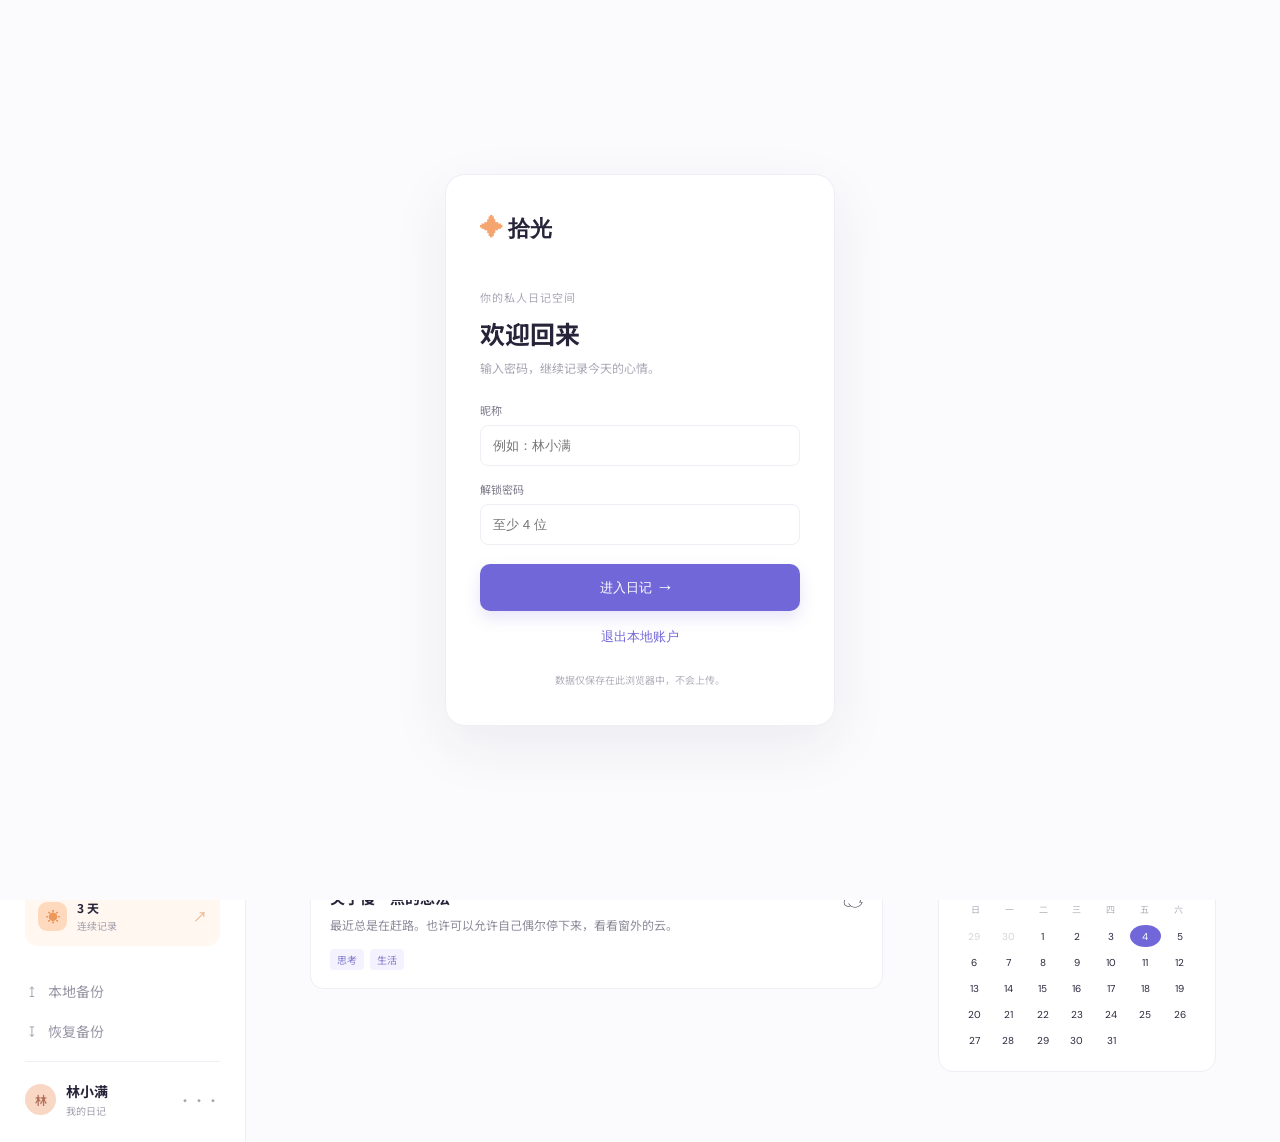
<file: index.html>
<!doctype html>
<html lang="zh-CN">
<head>
  <meta charset="UTF-8" />
  <meta name="viewport" content="width=device-width, initial-scale=1.0" />
  <title>拾光 · 你的日记空间</title>
  <meta name="description" content="一个安静、清晰的日记记录空间" />
  <link rel="preconnect" href="https://fonts.googleapis.com">
  <link rel="preconnect" href="https://fonts.gstatic.com" crossorigin>
  <link href="https://fonts.googleapis.com/css2?family=DM+Sans:wght@400;500;600;700&family=Noto+Sans+SC:wght@400;500;600;700&display=swap" rel="stylesheet">
  <link rel="stylesheet" href="styles.css" />
</head>
<body>
  <div class="app-shell">
    <aside class="sidebar">
      <div class="brand"><span class="brand-mark">✦</span><span>拾光</span></div>
      <p class="brand-sub">把每一天，留给自己</p>
      <nav class="nav" aria-label="主导航">
        <button class="nav-item active" data-view="home"><span>⌂</span> 日记首页</button>
        <button class="nav-item" data-view="calendar"><span>▦</span> 时间轴</button>
        <button class="nav-item" data-view="insights"><span>◒</span> 我的整理</button>
      </nav>
      <div class="sidebar-bottom">
        <div class="streak-card"><div class="streak-icon">☀</div><div><strong id="streakCount">3 天</strong><small>连续记录</small></div><span>↗</span></div>
        <button class="settings" id="backupBtn"><span>↥</span> 本地备份</button>
        <button class="settings" id="restoreBtn"><span>↧</span> 恢复备份</button>
        <div class="profile"><div class="avatar">林</div><div><strong>林小满</strong><small>我的日记</small></div><span>•••</span></div>
      </div>
    </aside>

    <main class="main-content">
      <header class="topbar"><div class="mobile-brand"><span class="brand-mark">✦</span>拾光</div><div class="topbar-actions"><button class="icon-btn" aria-label="通知">♧</button><button class="avatar mini">林</button></div></header>
      <section class="page" id="homeView">
        <div class="welcome-row"><div><p class="eyebrow">星期三，2024年06月19日</p><h1>早上好，林小满 <span>☼</span></h1><p class="muted">今天也值得被好好记住。</p></div><button class="primary-btn" id="newEntryBtn"><span>＋</span> 写一篇日记</button></div>
        <div class="stats-grid"><div class="stat-card"><span class="stat-label">日记总数</span><strong id="totalCount">24</strong><span class="stat-note">篇</span><div class="sparkline pink"></div></div><div class="stat-card"><span class="stat-label">本月记录</span><strong id="monthCount">8</strong><span class="stat-note">篇</span><div class="sparkline orange"></div></div><div class="stat-card"><span class="stat-label">最常出现的情绪</span><strong class="mood-stat">平静</strong><span class="stat-note">最近 30 天</span><div class="mood-dots">● ● ● ● ●</div></div></div>
        <div class="content-grid"><section class="recent-section"><div class="section-heading"><div><h2>最近的日记</h2><p>你的生活，正在慢慢成为故事</p></div><button class="text-btn" id="viewAllBtn">查看全部 <span>→</span></button></div><div class="filter-row"><div class="search"><span>⌕</span><input id="searchInput" placeholder="搜索日记..." /></div><select id="filterSelect"><option value="all">全部日记</option><option value="work">工作</option><option value="life">生活</option><option value="thought">思考</option></select></div><div id="entriesList" class="entries-list"></div></section><aside class="right-column"><div class="quote-card"><span class="quote-mark">“</span><p>我们生活的每一天，都是生命中最年轻的一天。</p><small>— 玛丽·安·拉德马赫</small></div><div class="organize-card"><div class="organize-head"><div><h3>自动整理</h3><p>让回忆井然有序</p></div><span class="magic">✧</span></div><div class="topic-list"><div><span class="topic-dot lavender"></span><span>生活日常</span><strong>12</strong></div><div><span class="topic-dot peach"></span><span>工作与成长</span><strong>7</strong></div><div><span class="topic-dot blue"></span><span>灵感思考</span><strong>5</strong></div></div><button class="outline-btn" id="organizeBtn">查看整理结果 <span>→</span></button></div><div class="calendar-card"><div class="calendar-head"><h3>六月 2024</h3><span>‹　›</span></div><div class="weekdays"><span>日</span><span>一</span><span>二</span><span>三</span><span>四</span><span>五</span><span>六</span></div><div class="days"><span class="dim">26</span><span class="dim">27</span><span class="dim">28</span><span class="dim">29</span><span class="dim">30</span><span class="dim">31</span><span>1</span><span>2</span><span>3</span><span>4</span><span>5</span><span>6</span><span>7</span><span>8</span><span>9</span><span>10</span><span>11</span><span>12</span><span>13</span><span>14</span><span>15</span><span>16</span><span>17</span><span>18</span><span class="today">19</span><span>20</span><span>21</span><span>22</span><span>23</span><span>24</span><span>25</span><span>26</span><span>27</span><span>28</span><span>29</span><span>30</span></div></div></aside></div>
      </section>
    </main>
  </div>

  <div class="modal-backdrop" id="entryModal" hidden><div class="modal"><button class="close-btn" id="closeModal">×</button><p class="eyebrow">记录此刻</p><h2>写下今天的心情</h2><form id="entryForm"><label>标题<input name="title" required placeholder="今天发生了什么？" /></label><label>内容<textarea name="content" required placeholder="把想说的话留在这里..." rows="6"></textarea></label><div class="form-row"><label>心情<select name="mood"><option>平静</option><option>开心</option><option>充满能量</option><option>有点低落</option><option>疲惫</option></select></label><label>分类<select name="category"><option value="life">生活日常</option><option value="work">工作与成长</option><option value="thought">灵感思考</option></select></label></div><label>标签 <input name="tags" placeholder="例如：阅读、散步（用逗号分隔）" /></label><button class="primary-btn submit-btn" type="submit">保存日记 <span>↗</span></button></form></div></div>
  <input type="file" id="restoreInput" accept="application/json,.json" hidden />
  <div class="auth-backdrop" id="authScreen"><div class="auth-card"><div class="auth-logo"><span class="brand-mark">✦</span> 拾光</div><p class="eyebrow">你的私人日记空间</p><h2>欢迎回来</h2><p class="auth-copy">输入密码，继续记录今天的心情。</p><form id="authForm"><label id="nameField">昵称<input name="name" placeholder="例如：林小满" autocomplete="name" /></label><label>解锁密码<input name="password" type="password" minlength="4" required placeholder="至少 4 位" autocomplete="current-password" /></label><button class="primary-btn submit-btn" type="submit">进入日记 <span>→</span></button></form><button class="auth-link" id="logoutBtn" hidden>退出本地账户</button><small class="privacy-note">数据仅保存在此浏览器中，不会上传。</small></div></div>
  <div class="toast" id="toast">日记已保存，自动整理完成 ✦</div>
  <script src="app.js"></script>
</body>
</html>
</file>
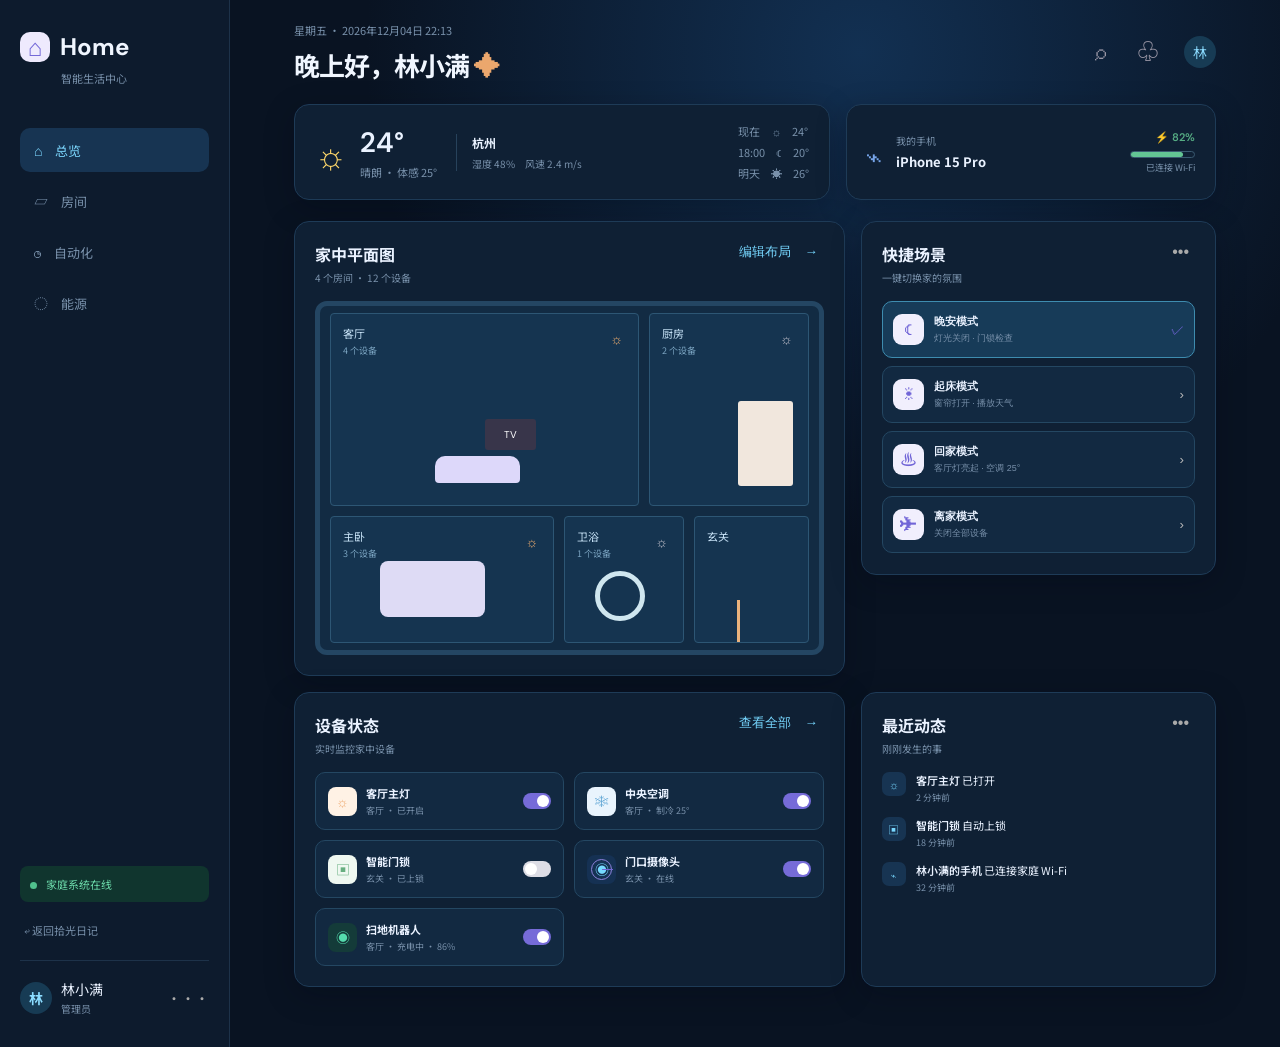
<file: control.html>
<!doctype html><html lang="zh-CN"><head><meta charset="UTF-8"><meta name="viewport" content="width=device-width,initial-scale=1"><title>家庭中控 · 智能生活</title><link rel="stylesheet" href="home.css?v=0356752"></head><body><div class="shell"><aside><div class="logo"><span>⌂</span> Home</div><p class="sub">智能生活中心</p><nav><a class="active">⌂ <span>总览</span></a><a>▱ <span>房间</span></a><a>◷ <span>自动化</span></a><a>◌ <span>能源</span></a></nav><div class="side-foot"><div class="online"><i></i> 家庭系统在线</div><a href="index.html" class="back">↩ 返回拾光日记</a><div class="user"><b>林</b><span>林小满<small>管理员</small></span><em>•••</em></div></div></aside><main><header><div><p class="crumb">星期四 · 2026年10月22日</p><h1>晚上好，林小满 <span>✦</span></h1></div><div class="head-actions"><button>⌕</button><button>♧</button><div class="avatar">林</div></div></header><section class="weather-row"><div class="weather"><div class="weather-icon">☼</div><div><strong>24°</strong><span>晴朗 · 体感 25°</span></div><div class="weather-meta"><b>杭州</b><small>湿度 48%　风速 2.4 m/s</small></div><div class="forecast"><span>现在　☼　24°</span><span>18:00　☾　20°</span><span>明天　☀　26°</span></div></div><div class="phone"><div class="phone-icon">⌁</div><div><small>我的手机</small><strong>iPhone 15 Pro</strong></div><div class="battery"><span>⚡ 82%</span><i><b></b></i><small>已连接 Wi-Fi</small></div></div></section><div class="grid"><section class="floor card"><div class="card-head"><div><h2>家中平面图</h2><p>4 个房间 · 12 个设备</p></div><button class="ghost">编辑布局　→</button></div><div class="plan"><div class="room living"><label>客厅 <small>4 个设备</small></label><span class="lamp on">☼</span><span class="tv">TV</span><span class="sofa"></span></div><div class="room kitchen"><label>厨房 <small>2 个设备</small></label><span class="lamp">☼</span><span class="counter"></span></div><div class="room bed"><label>主卧 <small>3 个设备</small></label><span class="lamp on">☼</span><span class="bed-shape"></span></div><div class="room bath"><label>卫浴 <small>1 个设备</small></label><span class="lamp">☼</span><span class="bath-shape"></span></div><div class="room entry"><label>玄关</label><span class="door"></span></div></div></section><section class="scenes card"><div class="card-head"><div><h2>快捷场景</h2><p>一键切换家的氛围</p></div><button class="more">•••</button></div><div class="scene-list"><button class="scene active"><i>☾</i><span><b>晚安模式</b><small>灯光关闭 · 门锁检查</small></span><em>✓</em></button><button class="scene"><i>☀</i><span><b>起床模式</b><small>窗帘打开 · 播放天气</small></span><em>›</em></button><button class="scene"><i>♨</i><span><b>回家模式</b><small>客厅灯亮起 · 空调 25°</small></span><em>›</em></button><button class="scene"><i>✈</i><span><b>离家模式</b><small>关闭全部设备</small></span><em>›</em></button></div></section><section class="devices card"><div class="card-head"><div><h2>设备状态</h2><p>实时监控家中设备</p></div><button class="ghost">查看全部　→</button></div><div class="device-grid"><div class="device"><i class="device-icon bulb">☼</i><span><b>客厅主灯</b><small>客厅 · 已开启</small></span><button class="toggle on"></button></div><div class="device"><i class="device-icon cool">❄</i><span><b>中央空调</b><small>客厅 · 制冷 25°</small></span><button class="toggle on"></button></div><div class="device"><i class="device-icon lock">▣</i><span><b>智能门锁</b><small>玄关 · 已上锁</small></span><button class="toggle"></button></div><div class="device camera-device"><i class="device-icon camera"><span class="camera-wave"></span>◉</i><span><b>门口摄像头</b><small id="cameraStatus">玄关 · 在线</small></span><button class="toggle on"></button></div><div class="device robot-device"><i class="device-icon robot">◉</i><span><b>扫地机器人</b><small id="robotStatus">客厅 · 充电中 · 86%</small></span><button class="toggle on"></button></div></div></section><section class="activity card"><div class="card-head"><div><h2>最近动态</h2><p>刚刚发生的事</p></div><button class="more">•••</button></div><div class="activity-list"><p><i>☼</i><span><b>客厅主灯</b> 已打开<small>2 分钟前</small></span></p><p><i>▣</i><span><b>智能门锁</b> 自动上锁<small>18 分钟前</small></span></p><p><i>⌁</i><span><b>林小满的手机</b> 已连接家庭 Wi-Fi<small>32 分钟前</small></span></p></div></section></div></main></div><script src="home.js?v=0356752"></script></body></html>
</file>
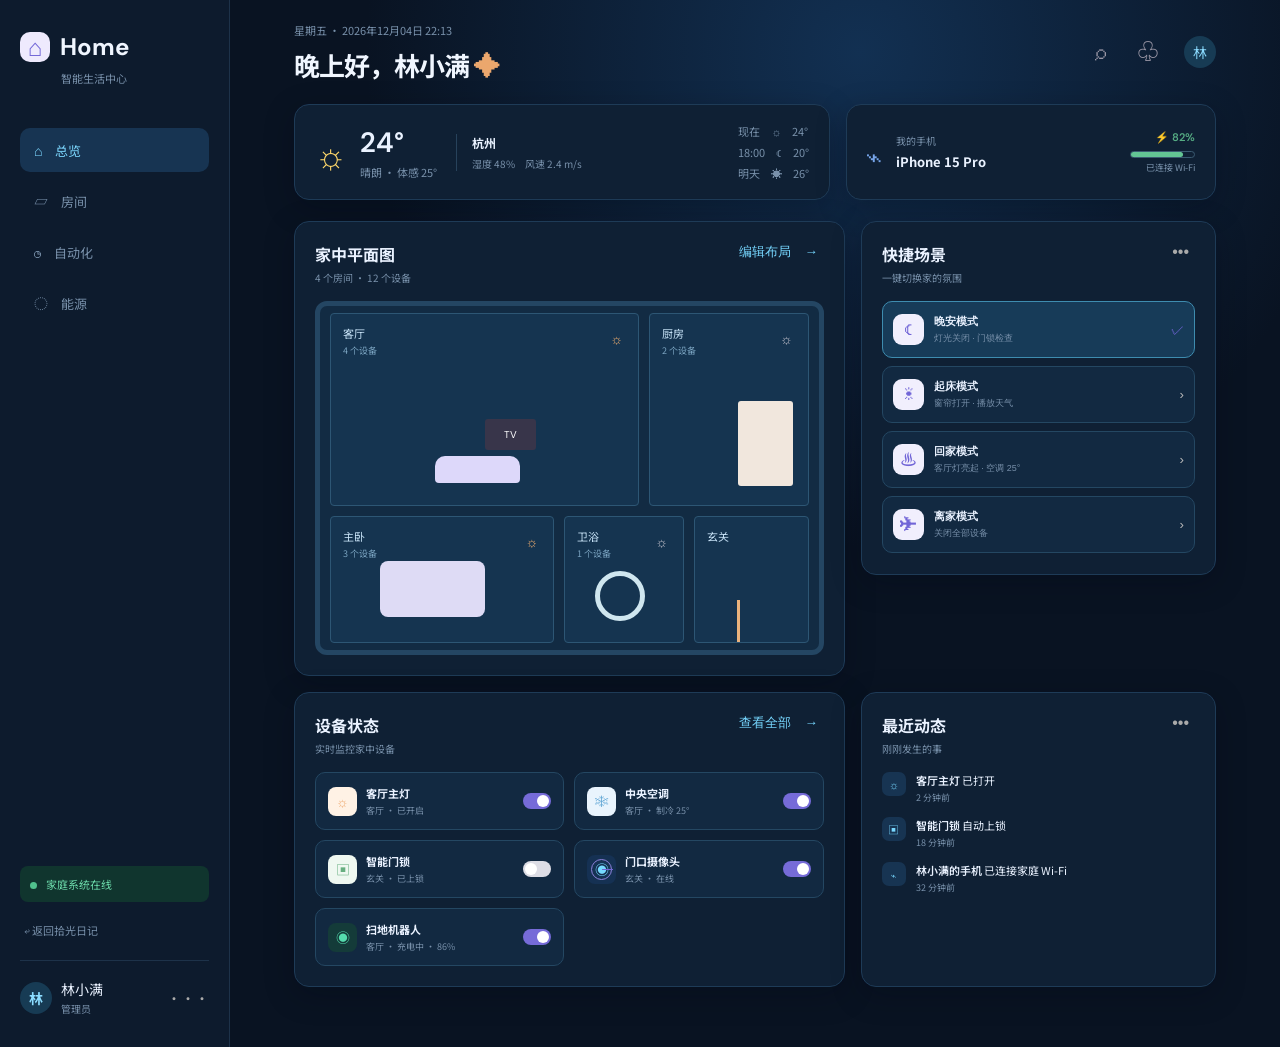
<file: home.html>
<!doctype html><html lang="zh-CN"><head><meta charset="UTF-8"><meta name="viewport" content="width=device-width,initial-scale=1"><title>Home · 智能生活</title><link rel="stylesheet" href="home.css?v=0356752"></head><body><div class="shell"><aside><div class="logo"><span>⌂</span> Home</div><p class="sub">智能生活中心</p><nav><a class="active">⌂ <span>总览</span></a><a>▱ <span>房间</span></a><a>◷ <span>自动化</span></a><a>◌ <span>能源</span></a></nav><div class="side-foot"><div class="online"><i></i> 家庭系统在线</div><a href="index.html" class="back">↩ 返回拾光日记</a><div class="user"><b>林</b><span>林小满<small>管理员</small></span><em>•••</em></div></div></aside><main><header><div><p class="crumb">星期四 · 2026年10月22日</p><h1>晚上好，林小满 <span>✦</span></h1></div><div class="head-actions"><button>⌕</button><button>♧</button><div class="avatar">林</div></div></header><section class="weather-row"><div class="weather"><div class="weather-icon">☼</div><div><strong>24°</strong><span>晴朗 · 体感 25°</span></div><div class="weather-meta"><b>杭州</b><small>湿度 48%　风速 2.4 m/s</small></div><div class="forecast"><span>现在　☼　24°</span><span>18:00　☾　20°</span><span>明天　☀　26°</span></div></div><div class="phone"><div class="phone-icon">⌁</div><div><small>我的手机</small><strong>iPhone 15 Pro</strong></div><div class="battery"><span>⚡ 82%</span><i><b></b></i><small>已连接 Wi-Fi</small></div></div></section><div class="grid"><section class="floor card"><div class="card-head"><div><h2>家中平面图</h2><p>4 个房间 · 12 个设备</p></div><button class="ghost">编辑布局　→</button></div><div class="plan"><div class="room living"><label>客厅 <small>4 个设备</small></label><span class="lamp on">☼</span><span class="tv">TV</span><span class="sofa"></span></div><div class="room kitchen"><label>厨房 <small>2 个设备</small></label><span class="lamp">☼</span><span class="counter"></span></div><div class="room bed"><label>主卧 <small>3 个设备</small></label><span class="lamp on">☼</span><span class="bed-shape"></span></div><div class="room bath"><label>卫浴 <small>1 个设备</small></label><span class="lamp">☼</span><span class="bath-shape"></span></div><div class="room entry"><label>玄关</label><span class="door"></span></div></div></section><section class="scenes card"><div class="card-head"><div><h2>快捷场景</h2><p>一键切换家的氛围</p></div><button class="more">•••</button></div><div class="scene-list"><button class="scene active"><i>☾</i><span><b>晚安模式</b><small>灯光关闭 · 门锁检查</small></span><em>✓</em></button><button class="scene"><i>☀</i><span><b>起床模式</b><small>窗帘打开 · 播放天气</small></span><em>›</em></button><button class="scene"><i>♨</i><span><b>回家模式</b><small>客厅灯亮起 · 空调 25°</small></span><em>›</em></button><button class="scene"><i>✈</i><span><b>离家模式</b><small>关闭全部设备</small></span><em>›</em></button></div></section><section class="devices card"><div class="card-head"><div><h2>设备状态</h2><p>实时监控家中设备</p></div><button class="ghost">查看全部　→</button></div><div class="device-grid"><div class="device"><i class="device-icon bulb">☼</i><span><b>客厅主灯</b><small>客厅 · 已开启</small></span><button class="toggle on"></button></div><div class="device"><i class="device-icon cool">❄</i><span><b>中央空调</b><small>客厅 · 制冷 25°</small></span><button class="toggle on"></button></div><div class="device"><i class="device-icon lock">▣</i><span><b>智能门锁</b><small>玄关 · 已上锁</small></span><button class="toggle"></button></div><div class="device camera-device"><i class="device-icon camera"><span class="camera-wave"></span>◉</i><span><b>门口摄像头</b><small id="cameraStatus">玄关 · 在线</small></span><button class="toggle on"></button></div><div class="device robot-device"><i class="device-icon robot">◉</i><span><b>扫地机器人</b><small id="robotStatus">客厅 · 充电中 · 86%</small></span><button class="toggle on"></button></div></div></section><section class="activity card"><div class="card-head"><div><h2>最近动态</h2><p>刚刚发生的事</p></div><button class="more">•••</button></div><div class="activity-list"><p><i>☼</i><span><b>客厅主灯</b> 已打开<small>2 分钟前</small></span></p><p><i>▣</i><span><b>智能门锁</b> 自动上锁<small>18 分钟前</small></span></p><p><i>⌁</i><span><b>林小满的手机</b> 已连接家庭 Wi-Fi<small>32 分钟前</small></span></p></div></section></div></main></div><script src="home.js?v=0356752"></script></body></html>
</file>
<file: styles.css>
:root{--ink:#27243a;--muted:#9491a4;--line:#eeeef4;--purple:#7267d8;--lav:#f3f1ff;--peach:#fff0e9;--bg:#fbfbfd}*{box-sizing:border-box}body{margin:0;color:var(--ink);font-family:'Noto Sans SC','DM Sans',sans-serif;background:var(--bg);font-size:14px}.app-shell{display:flex;min-height:100vh}.sidebar{width:246px;background:#fff;border-right:1px solid var(--line);padding:36px 25px 24px;display:flex;flex-direction:column;flex-shrink:0}.brand{font-family:'DM Sans',sans-serif;font-size:21px;font-weight:700;letter-spacing:.04em;display:flex;align-items:center;gap:10px}.brand-mark{color:#f5a56f;font-size:23px}.brand-sub{font-size:11px;color:#b7b5c1;margin:8px 0 38px 34px}.nav{display:flex;flex-direction:column;gap:7px}.nav-item{border:0;background:transparent;text-align:left;padding:12px 14px;border-radius:11px;color:#9896a5;font:500 13px inherit;cursor:pointer;display:flex;gap:13px;align-items:center}.nav-item span{font-size:19px;width:17px;text-align:center}.nav-item.active,.nav-item:hover{background:#f1effd;color:var(--purple)}.sidebar-bottom{margin-top:auto}.streak-card{background:#fff7f0;padding:13px;border-radius:13px;display:flex;align-items:center;gap:10px;margin-bottom:25px}.streak-icon{width:29px;height:29px;display:grid;place-items:center;background:#ffd9bd;border-radius:9px;color:#ef985e}.streak-card strong,.streak-card small,.profile strong,.profile small{display:block}.streak-card strong{font-size:12px}.streak-card small,.profile small{font-size:10px;color:#a4a1af;margin-top:2px}.streak-card>span{margin-left:auto;color:#e7b088}.settings{border:0;background:transparent;color:#9996a6;padding:10px 3px;display:flex;gap:13px;font:inherit;cursor:pointer}.profile{display:flex;align-items:center;gap:10px;border-top:1px solid var(--line);padding-top:19px;margin-top:10px}.profile>span{margin-left:auto;color:#aaa7b5}.avatar{width:31px;height:31px;border-radius:50%;background:#f8d7c5;color:#b36f57;display:grid;place-items:center;font-size:12px;font-weight:600}.main-content{flex:1;min-width:0}.topbar{height:72px;border-bottom:1px solid var(--line);display:flex;align-items:center;justify-content:flex-end;padding:0 6.2%}.mobile-brand{display:none}.topbar-actions{display:flex;gap:20px;align-items:center}.icon-btn{border:0;background:transparent;font-size:21px;color:#aaa7b4}.mini{border:0}.page{max-width:1240px;margin:auto;padding:49px 6.2% 70px}.welcome-row{display:flex;justify-content:space-between;align-items:flex-end;margin-bottom:35px}.eyebrow{font-size:11px;color:#aaa7b7;letter-spacing:.09em;margin:0 0 10px}.welcome-row h1{font-size:27px;margin:0 0 10px;letter-spacing:-.04em}.welcome-row h1 span{color:#f4a36f;font-size:24px}.muted{color:#a5a2b0;margin:0;font-size:13px}.primary-btn{border:0;border-radius:10px;background:var(--purple);color:white;padding:13px 19px;font:600 13px inherit;cursor:pointer;box-shadow:0 7px 16px #7267d82b;transition:.2s}.primary-btn:hover{transform:translateY(-1px);background:#6358c8}.primary-btn span{font-size:18px;vertical-align:-1px;margin-right:6px}.stats-grid{display:grid;grid-template-columns:repeat(3,1fr);gap:16px;margin-bottom:47px}.stat-card{background:#fff;border:1px solid var(--line);border-radius:15px;padding:20px 21px;position:relative;min-height:112px}.stat-label{color:#9e9aa9;font-size:11px;display:block;margin-bottom:14px}.stat-card strong{font:600 26px 'DM Sans',sans-serif;letter-spacing:-.04em}.stat-note{color:#a7a4b2;font-size:11px;margin-left:7px}.mood-stat{font-size:20px!important}.sparkline{position:absolute;right:20px;bottom:20px;width:84px;height:26px;border-bottom:2px solid #e7c6e1;border-radius:50%;transform:skewY(-10deg)}.sparkline:after{content:'';display:block;height:16px;border-top:2px solid #d28eba;border-radius:50%;margin-top:10px;transform:rotate(7deg)}.sparkline.orange{border-color:#f4d2b9}.sparkline.orange:after{border-color:#eca46e}.mood-dots{position:absolute;right:20px;bottom:26px;color:#dddaf3;font-size:10px;letter-spacing:5px}.mood-dots::first-letter{color:#7267d8}.content-grid{display:grid;grid-template-columns:minmax(0,1fr) 278px;gap:55px}.section-heading{display:flex;justify-content:space-between;align-items:flex-start;margin-bottom:22px}.section-heading h2{font-size:19px;margin:0 0 5px}.section-heading p{font-size:11px;color:#aaa7b5;margin:0}.text-btn{border:0;background:transparent;color:var(--purple);font:500 12px inherit;cursor:pointer;padding-top:5px}.text-btn span,.outline-btn span{font-size:17px;margin-left:6px}.filter-row{display:flex;gap:10px;margin-bottom:16px}.search{height:39px;background:#fff;border:1px solid var(--line);border-radius:8px;display:flex;align-items:center;padding:0 12px;flex:1;color:#aaa7b5}.search input{border:0;outline:0;font:12px inherit;flex:1;margin-left:7px;color:var(--ink)}select{border:1px solid var(--line);background:white;border-radius:8px;padding:0 11px;color:#8f8c9d;font:12px inherit;outline:0}.filter-row select{width:110px}.entries-list{display:flex;flex-direction:column;gap:11px}.entry-card{background:#fff;border:1px solid var(--line);border-radius:13px;padding:18px 19px;display:grid;grid-template-columns:1fr auto;gap:4px 12px;transition:.2s}.entry-card:hover{border-color:#d9d4f9;box-shadow:0 7px 20px #302c5810}.entry-date{font:500 11px 'DM Sans',sans-serif;color:#aaa7b5}.entry-card h3{font-size:15px;margin:5px 0 3px}.entry-card p{font-size:12px;color:#8e8b9a;line-height:1.7;margin:0;max-width:540px}.entry-mood{font-size:20px;grid-column:2;grid-row:1/4;align-self:center}.entry-tags{margin-top:10px;display:flex;gap:6px}.tag{background:#f4f2fe;color:#847cce;border-radius:4px;padding:3px 7px;font-size:10px}.right-column{display:flex;flex-direction:column;gap:16px}.quote-card,.organize-card,.calendar-card{background:#fff;border:1px solid var(--line);border-radius:15px;padding:20px}.quote-card{background:#f8f5ff;border:0;min-height:151px}.quote-mark{color:#c0b6ee;font:42px Georgia;line-height:20px}.quote-card p{font-size:13px;line-height:1.9;margin:4px 0 9px}.quote-card small{font-size:10px;color:#aaa2c3}.organize-head,.calendar-head{display:flex;justify-content:space-between;align-items:flex-start}.organize-card h3,.calendar-card h3{font-size:14px;margin:0 0 4px}.organize-card p{font-size:10px;color:#aaa7b5;margin:0}.magic{color:#f1a070;font-size:22px}.topic-list{margin:18px 0}.topic-list>div{display:flex;align-items:center;gap:9px;padding:8px 0;font-size:11px;color:#777383}.topic-list strong{margin-left:auto;color:#8a8797;font:600 12px 'DM Sans'}.topic-dot{width:7px;height:7px;border-radius:50%}.lavender{background:#a99de9}.peach{background:#f5b48b}.blue{background:#92c7dd}.outline-btn{width:100%;background:#fff;border:1px solid #ddd9f6;color:var(--purple);border-radius:8px;padding:9px;font:500 11px inherit;cursor:pointer}.calendar-head{align-items:center}.calendar-head h3{margin:0}.calendar-head span{color:#aaa7b5;font-size:12px}.weekdays,.days{display:grid;grid-template-columns:repeat(7,1fr);text-align:center}.weekdays{margin-top:17px;color:#b2afbb;font-size:9px}.days{gap:4px;margin-top:9px}.days span{height:22px;display:grid;place-items:center;font:10px 'DM Sans';border-radius:50%}.days .dim{color:#d6d3dd}.days .today{background:var(--purple);color:#fff}.modal-backdrop{position:fixed;inset:0;background:#29243a66;display:grid;place-items:center;padding:20px;z-index:5}.modal-backdrop[hidden]{display:none}.modal{position:relative;background:#fff;border-radius:18px;width:min(510px,100%);padding:32px;box-shadow:0 24px 70px #26203833}.modal h2{margin:0 0 24px;font-size:24px}.close-btn{position:absolute;right:19px;top:15px;border:0;background:transparent;color:#aaa;font-size:24px;cursor:pointer}.modal label{display:block;color:#7f7b8c;font-size:11px;margin-bottom:16px}.modal input,.modal textarea,.modal select{display:block;width:100%;margin-top:7px;border:1px solid var(--line);border-radius:8px;padding:11px 12px;font:13px inherit;color:var(--ink);outline:0;resize:vertical}.modal input:focus,.modal textarea:focus{border-color:#b4acf0}.form-row{display:grid;grid-template-columns:1fr 1fr;gap:14px}.submit-btn{width:100%;margin-top:4px}.toast{position:fixed;bottom:25px;left:50%;transform:translate(-50%,20px);background:#29243a;color:#fff;padding:12px 20px;border-radius:99px;font-size:12px;opacity:0;pointer-events:none;transition:.3s;z-index:10}.toast.show{opacity:1;transform:translate(-50%,0)}
@media(max-width:900px){.sidebar{width:205px;padding-left:18px;padding-right:18px}.content-grid{grid-template-columns:1fr;gap:30px}.right-column{display:grid;grid-template-columns:1fr 1fr}.calendar-card{grid-column:span 2}.page{padding-left:4%;padding-right:4%}}
@media(max-width:620px){.sidebar{display:none}.topbar{height:60px;padding:0 20px;justify-content:space-between}.mobile-brand{display:flex;align-items:center;gap:8px;font-weight:700;font-family:'DM Sans'}.topbar-actions{gap:13px}.page{padding:30px 18px 50px}.welcome-row{align-items:flex-start;flex-direction:column;gap:22px}.welcome-row h1{font-size:23px}.primary-btn{padding:11px 15px}.stats-grid{grid-template-columns:1fr 1fr;gap:10px;margin-bottom:35px}.stat-card{padding:15px;min-height:102px}.stat-card:last-child{grid-column:span 2}.sparkline{right:14px;bottom:17px;width:63px}.mood-dots{right:14px;bottom:22px}.content-grid{gap:28px}.section-heading{margin-bottom:17px}.section-heading h2{font-size:18px}.right-column{display:flex}.quote-card{min-height:132px}.modal{padding:27px 21px}.form-row{grid-template-columns:1fr}.entry-card{padding:15px}.entry-card h3{font-size:14px}.entry-card p{font-size:11px}.filter-row{flex-direction:column}.filter-row select{width:100%;height:39px}}
.auth-backdrop{position:fixed;inset:0;background:#fbfbfd;display:grid;place-items:center;z-index:20;padding:20px}.auth-backdrop[hidden]{display:none}.auth-card{width:min(390px,100%);background:#fff;border:1px solid var(--line);border-radius:20px;padding:38px 34px;box-shadow:0 20px 60px #302c5812}.auth-logo{font:700 22px 'DM Sans';margin-bottom:45px}.auth-card h2{font-size:25px;margin:0 0 8px}.auth-copy{color:#aaa7b5;font-size:12px;margin:0 0 26px}.auth-card label{display:block;color:#7f7b8c;font-size:11px;margin-bottom:15px}.auth-card input{display:block;width:100%;margin-top:7px;border:1px solid var(--line);border-radius:8px;padding:12px;font:13px inherit;outline:0}.auth-card input:focus{border-color:#b4acf0}.auth-link{display:block;margin:16px auto 0;border:0;background:transparent;color:var(--purple);font:12px inherit;cursor:pointer}.privacy-note{display:block;color:#b2afbb;font-size:10px;text-align:center;margin-top:25px}
</file>
<file: home.css>
@import url('https://fonts.googleapis.com/css2?family=DM+Sans:wght@400;500;600;700&family=Noto+Sans+SC:wght@400;500;600;700&display=swap');:root{--ink:#242237;--muted:#9592a5;--line:#ededf2;--purple:#7165d7;--bg:#f8f8fb;--green:#49bc8a}*{box-sizing:border-box}body{margin:0;background:var(--bg);color:var(--ink);font:14px 'Noto Sans SC',sans-serif}.shell{display:flex;min-height:100vh}aside{width:230px;background:#fff;border-right:1px solid var(--line);padding:31px 20px;display:flex;flex-direction:column;flex-shrink:0}.logo{font:700 24px 'DM Sans';display:flex;align-items:center;gap:10px}.logo span{width:30px;height:30px;border-radius:10px;background:#eeeafd;color:var(--purple);display:grid;place-items:center}.sub{font-size:11px;color:#aaa7b6;margin:8px 0 42px 41px}nav{display:flex;flex-direction:column;gap:7px}nav a{padding:12px 14px;color:#9a97a6;border-radius:10px;text-decoration:none;display:flex;gap:13px;align-items:center;cursor:pointer}nav a.active,nav a:hover{background:#f1effd;color:var(--purple)}nav a span{font-size:13px}.side-foot{margin-top:auto}.online{font-size:11px;color:#56aa84;background:#f0fbf5;border-radius:8px;padding:10px;margin-bottom:20px}.online i{display:inline-block;width:7px;height:7px;background:#50c18d;border-radius:50%;margin-right:7px}.back{font-size:11px;color:#9996a5;text-decoration:none;display:block;margin:0 4px 22px}.user{border-top:1px solid var(--line);padding-top:18px;display:flex;align-items:center;gap:9px}.user b,.avatar{width:32px;height:32px;border-radius:50%;background:#f8d7c5;color:#b36f57;display:grid;place-items:center}.user small{display:block;color:#aaa7b5;font-size:10px;margin-top:2px}.user em{font-style:normal;color:#aaa;margin-left:auto}main{flex:1;min-width:0;padding:0 5% 60px}header{height:104px;display:flex;align-items:center;justify-content:space-between}.crumb{font-size:11px;color:#aaa7b5;margin:0 0 8px}h1{font-size:26px;margin:0;letter-spacing:-.04em}h1 span{color:#eba76d}.head-actions{display:flex;align-items:center;gap:19px;color:#aaa7b4}.head-actions button{border:0;background:none;font-size:22px;color:#9996a5}.weather-row{display:grid;grid-template-columns:1.45fr 1fr;gap:16px;margin-bottom:21px}.weather,.phone{background:#fff;border:1px solid var(--line);border-radius:15px;padding:18px 20px;display:flex;align-items:center;gap:13px}.weather-icon{font-size:35px;color:#f0a36c}.weather strong{display:block;font:600 28px 'DM Sans'}.weather span{font-size:11px;color:#9996a5}.weather-meta{border-left:1px solid var(--line);padding-left:15px;margin-left:6px}.weather-meta b,.weather-meta small{display:block}.weather-meta b{font-size:12px}.weather-meta small{font-size:10px;color:#aaa7b5;margin-top:5px}.forecast{margin-left:auto;display:flex;flex-direction:column;gap:5px;font-size:10px;color:#9996a5}.phone-icon{font-size:31px;color:#76a4e9}.phone small,.phone strong{display:block}.phone small{font-size:10px;color:#aaa7b5}.phone strong{font-size:13px;margin-top:4px}.battery{margin-left:auto;text-align:right}.battery span{color:#56ad84;font:600 11px 'DM Sans';display:block}.battery i{width:65px;height:7px;border:1px solid #ccd0d7;border-radius:4px;display:block;margin:7px 0 3px auto}.battery i b{display:block;width:82%;height:100%;background:#63c594;border-radius:4px}.battery small{font-size:9px;color:#aaa7b5}.grid{display:grid;grid-template-columns:1.55fr 1fr;gap:16px}.card{background:#fff;border:1px solid var(--line);border-radius:15px;padding:20px}.card-head{display:flex;justify-content:space-between;align-items:flex-start;margin-bottom:16px}.card h2{font-size:16px;margin:0 0 4px}.card-head p{font-size:10px;color:#aaa7b5;margin:0}.ghost,.more{border:0;background:none;color:var(--purple);font:11px inherit;cursor:pointer}.more{color:#aaa;font-size:16px}.floor{grid-row:span 2}.plan{height:354px;background:#f6f4ff;border-radius:12px;position:relative;overflow:hidden;border:5px solid #e5e0fa}.room{position:absolute;background:#fff;border:1px solid #dcd8ee;border-radius:4px}.room label{position:absolute;top:11px;left:12px;font-size:11px;color:#737080}.room label small{display:block;font-size:9px;color:#b2afbc;margin-top:3px}.living{left:2%;top:2%;width:62%;height:56%}.kitchen{right:2%;top:2%;width:32%;height:56%}.bed{left:2%;bottom:2%;width:45%;height:37%}.bath{left:49%;bottom:2%;width:24%;height:37%}.entry{right:2%;bottom:2%;width:23%;height:37%}.lamp{position:absolute;right:15px;top:14px;color:#c7c5cf}.lamp.on{color:#efad6f}.tv{position:absolute;left:50%;top:55%;background:#38354a;color:white;border-radius:3px;padding:9px 19px;font:10px 'DM Sans'}.sofa{position:absolute;left:34%;bottom:22px;width:85px;height:27px;border-radius:10px 10px 4px 4px;background:#ddd8fa}.counter{position:absolute;right:15px;bottom:19px;width:55px;height:85px;background:#f1e7dd;border-radius:3px}.bed-shape{position:absolute;left:22%;bottom:25px;width:105px;height:56px;background:#dedbf5;border-radius:8px}.bath-shape{position:absolute;left:25%;bottom:21px;width:50px;height:50px;border:5px solid #cfe6ef;border-radius:50%}.door{position:absolute;left:37%;bottom:0;height:42px;border-left:3px solid #eab27d}.scenes{min-height:354px}.scene-list{display:flex;flex-direction:column;gap:8px}.scene{border:1px solid var(--line);background:#fff;padding:12px 10px;border-radius:10px;display:flex;align-items:center;text-align:left;gap:10px;cursor:pointer;color:var(--ink)}.scene:hover,.scene.active{border-color:#cfc8f7;background:#faf9ff}.scene i{font-style:normal;width:31px;height:31px;border-radius:9px;background:#f1effd;color:var(--purple);display:grid;place-items:center;font-size:17px}.scene span{flex:1}.scene b,.scene small{display:block}.scene b{font-size:11px}.scene small{font-size:9px;color:#aaa7b5;margin-top:3px}.scene em{font-style:normal;color:#bbb}.scene.active em{color:var(--purple)}.devices{grid-column:1}.device-grid{display:grid;grid-template-columns:1fr 1fr;gap:10px}.device{border:1px solid var(--line);border-radius:10px;padding:12px;display:flex;align-items:center;gap:9px}.device-icon{font-style:normal;width:29px;height:29px;border-radius:8px;display:grid;place-items:center;background:#fff2e5;color:#eeaa70}.device-icon.cool{background:#e9f4fd;color:#65a9d6}.device-icon.lock{background:#eff8f1;color:#67ae80}.device-icon.camera{background:#f1effd;color:#8e83dc;position:relative}.camera-wave{position:absolute;inset:4px;border:1px solid #8e83dc;border-radius:50%;animation:cameraPulse 2s ease-out infinite}.camera-wave:after{content:"";position:absolute;left:50%;top:50%;width:11px;height:1px;background:#7165d7;transform-origin:left center;animation:cameraScan 1.8s ease-in-out infinite alternate}@keyframes cameraScan{from{transform:rotate(-145deg) scaleX(.7)}to{transform:rotate(145deg) scaleX(1)}}.device-icon.camera{overflow:visible}@keyframes cameraPulse{0%{transform:scale(.65);opacity:.9}70%,100%{transform:scale(1.35);opacity:0}}.device-icon.robot{background:#edf8f3;color:#4cae81}.device span{flex:1}.device b,.device small{display:block}.device b{font-size:11px}.device small{font-size:9px;color:#aaa7b5;margin-top:3px}.toggle{width:28px;height:16px;border:0;border-radius:12px;background:#dddde5;position:relative}.toggle:after{content:'';width:12px;height:12px;background:#fff;border-radius:50%;position:absolute;left:2px;top:2px;transition:.2s}.toggle.on{background:#766bd8}.toggle.on:after{left:14px}.activity{grid-column:2}.activity-list p{display:flex;gap:10px;align-items:flex-start;margin:13px 0;font-size:11px}.activity-list i{font-style:normal;color:#847bda;width:24px;height:24px;background:#f3f1ff;border-radius:7px;display:grid;place-items:center}.activity-list b{font-weight:600}.activity-list small{display:block;color:#aaa7b5;font-size:9px;margin-top:3px}@media(max-width:850px){aside{width:190px}.weather-row{grid-template-columns:1fr}.grid{grid-template-columns:1fr}.floor{grid-row:auto}.devices,.activity{grid-column:auto}}@media(max-width:600px){aside{display:none}main{padding:0 16px 45px}header{height:85px}h1{font-size:21px}.weather{flex-wrap:wrap}.weather-meta{border:0;margin:0;padding:0}.forecast{width:100%;flex-direction:row;justify-content:space-between;margin:4px 0 0}.plan{height:290px}.device-grid{grid-template-columns:1fr}.card{padding:16px}}

/* 深色家庭中控屏主题 */
body{background:#091322;color:#eaf2ff}.shell{background:#091322}aside{background:#0d1b2d;border-color:#1d3249}.logo,h1{color:#f0f6ff}.sub,nav a,.back,.user small,.crumb,.card-head p,.phone small,.weather span,.weather-meta small,.device small,.scene small,.activity-list small{color:#7890aa}nav a.active,nav a:hover{background:#173452;color:#7dd8ff}.online{background:#10352e;color:#69d6a7}.user{border-color:#1d3249}.user b,.avatar{background:#173b54;color:#8bdcff}main{background:radial-gradient(circle at 60% 5%,#123052 0,#091322 42%)}.weather,.phone,.card{background:#0f2034;border-color:#1e3b57;box-shadow:0 8px 30px #02081144}.weather-icon{color:#ffd86a}.weather-meta{border-color:#27425b}.plan{background:#122b43;border-color:#244663}.room{background:#153450;border-color:#2d5674}.room label{color:#c8e3f7}.room label small{color:#79a2bf}.scenes .scene,.device{background:#122941;border-color:#244762;color:#eaf2ff}.scene:hover,.scene.active{background:#173b58;border-color:#3e8caf}.device-icon.camera{background:#153153;color:#76d9ff}.device-icon.robot{background:#143b39;color:#55dbad}.activity-list i{background:#173452;color:#78d8ff}.ghost,.text-btn{color:#77d7ff}.battery i{border-color:#3a5a71}
</file>
